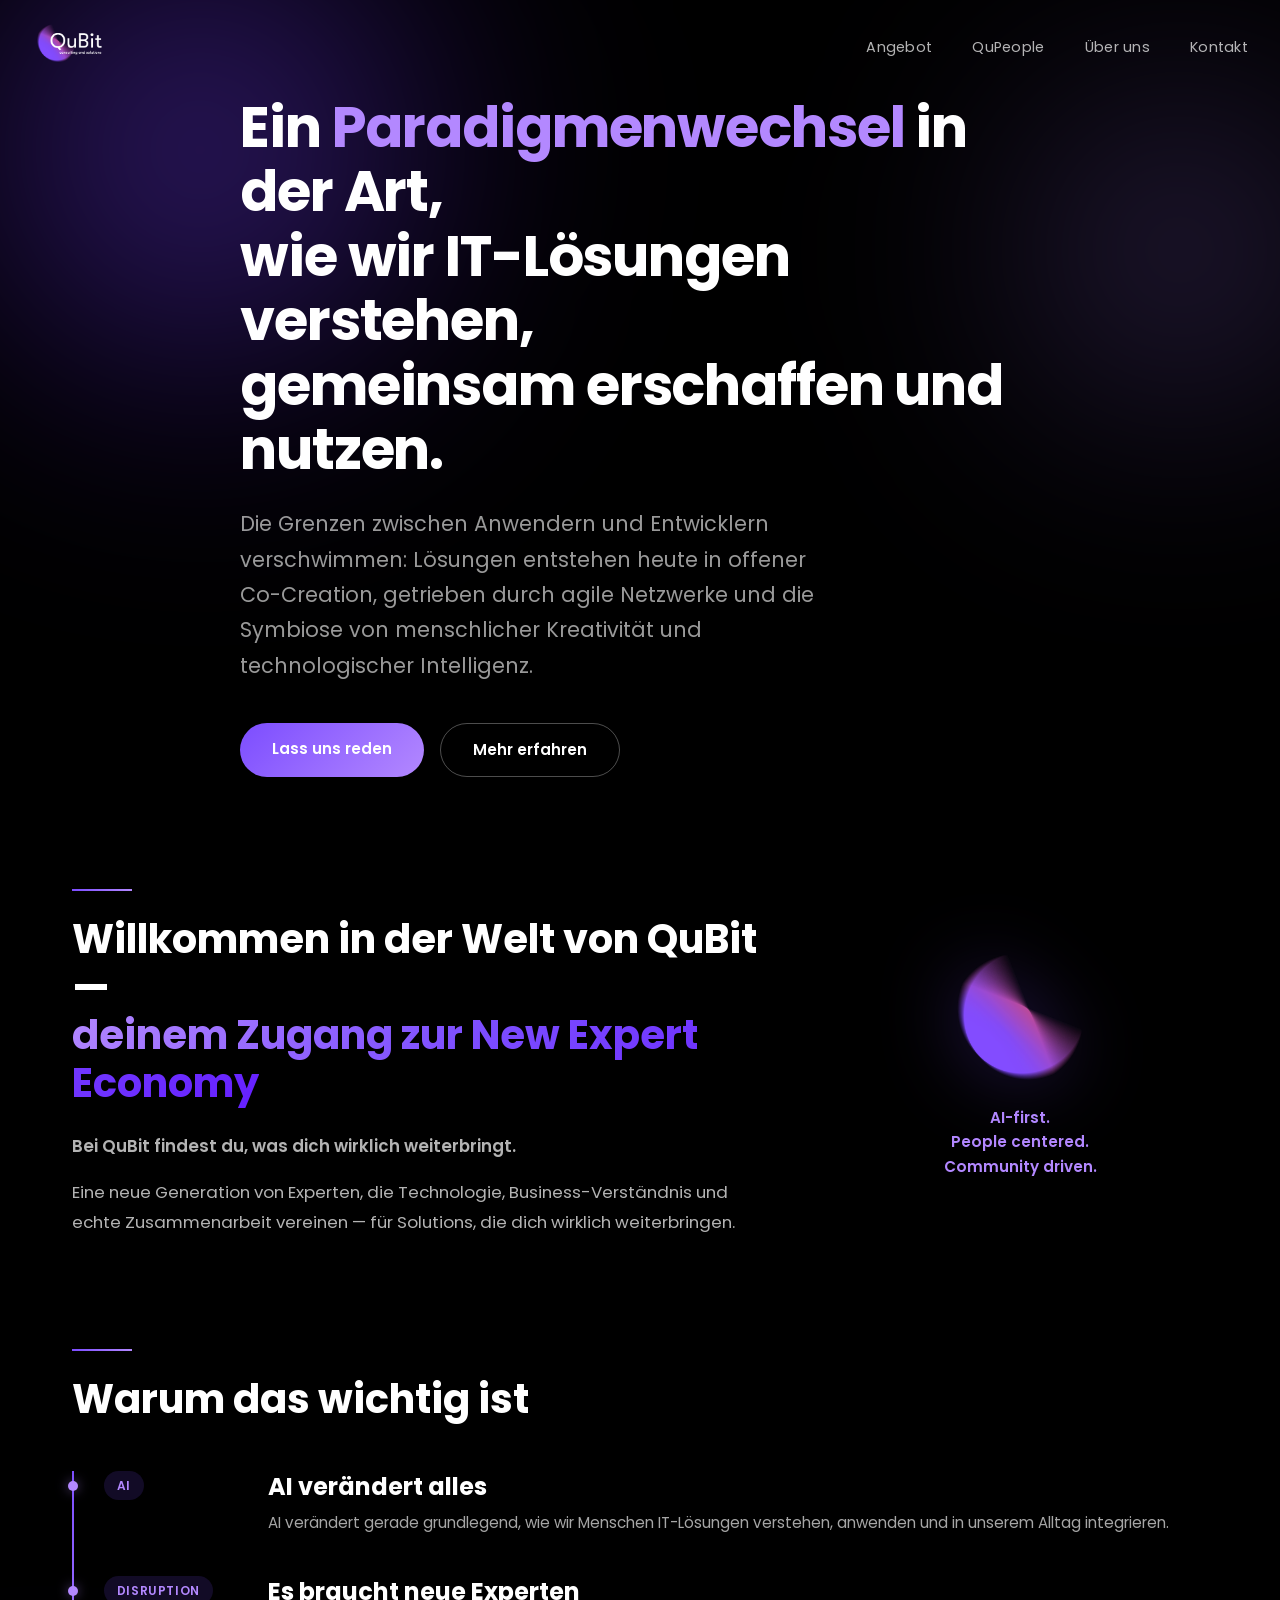
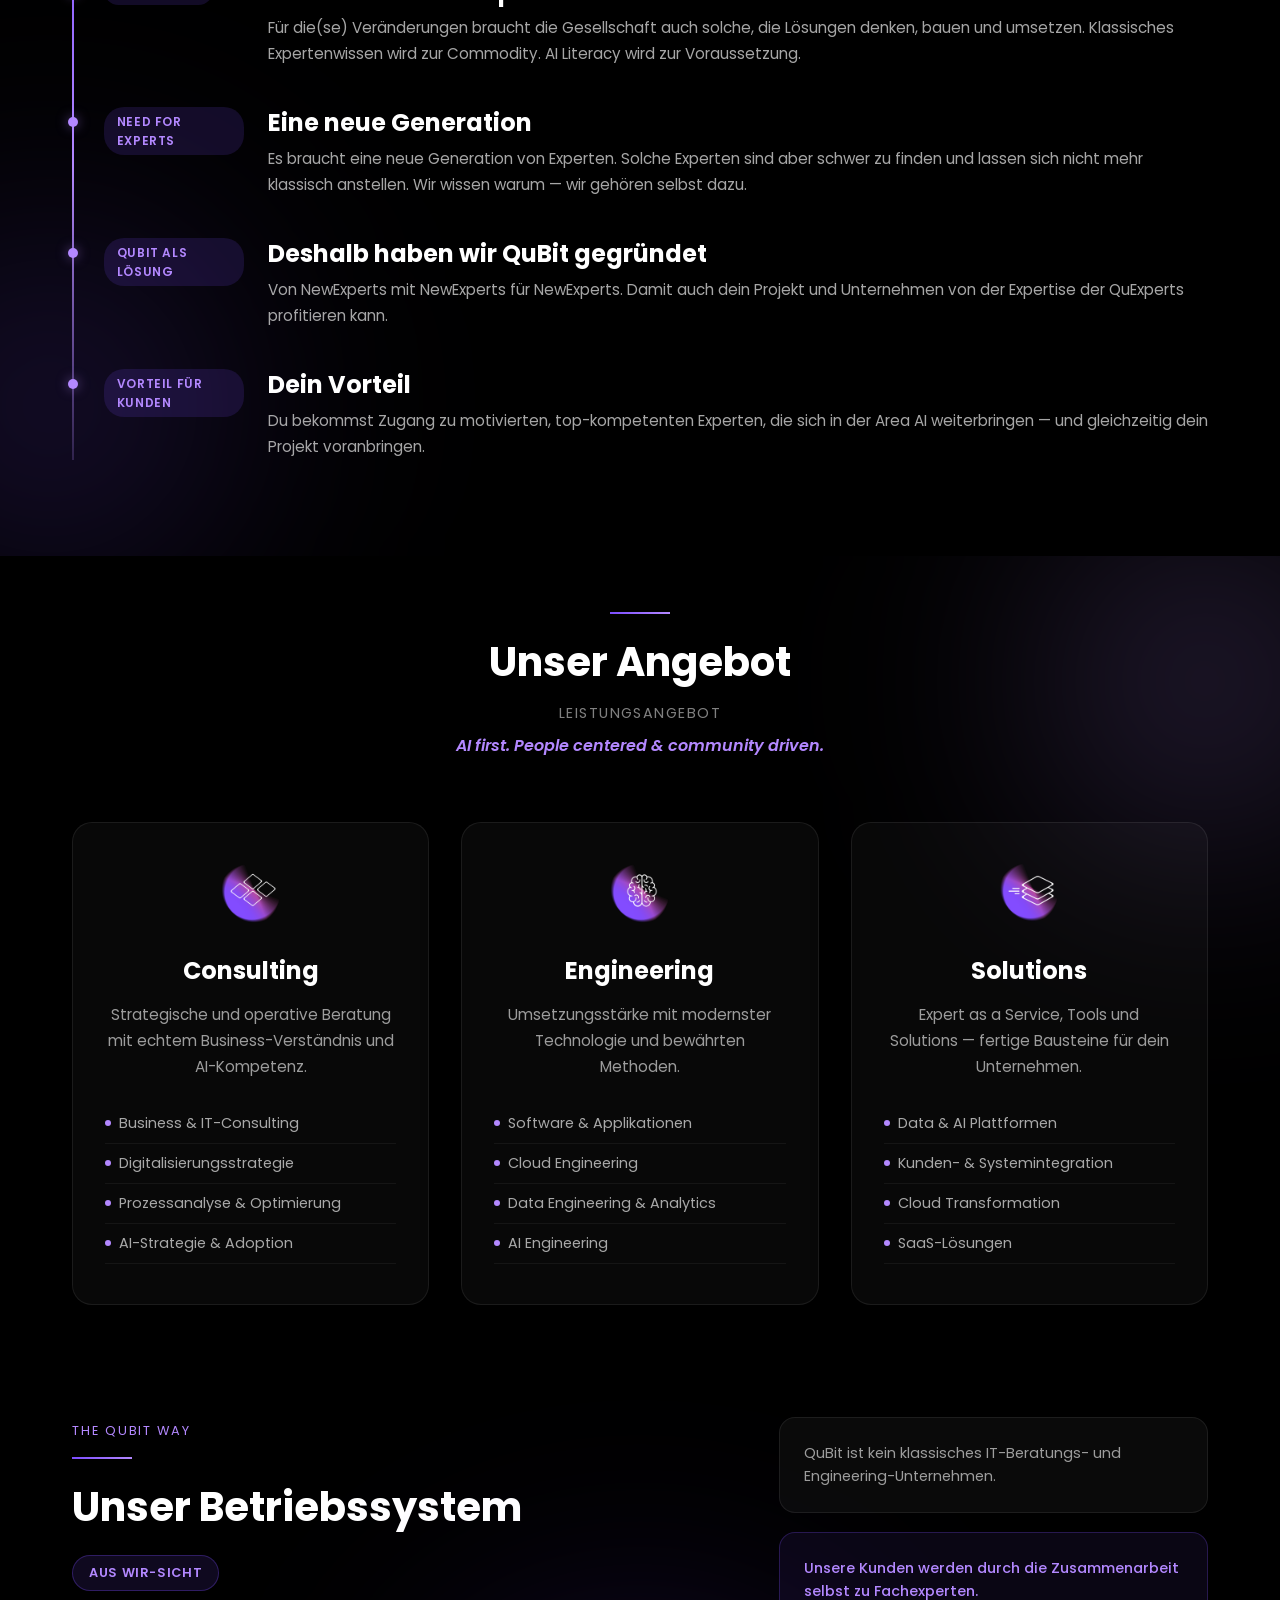
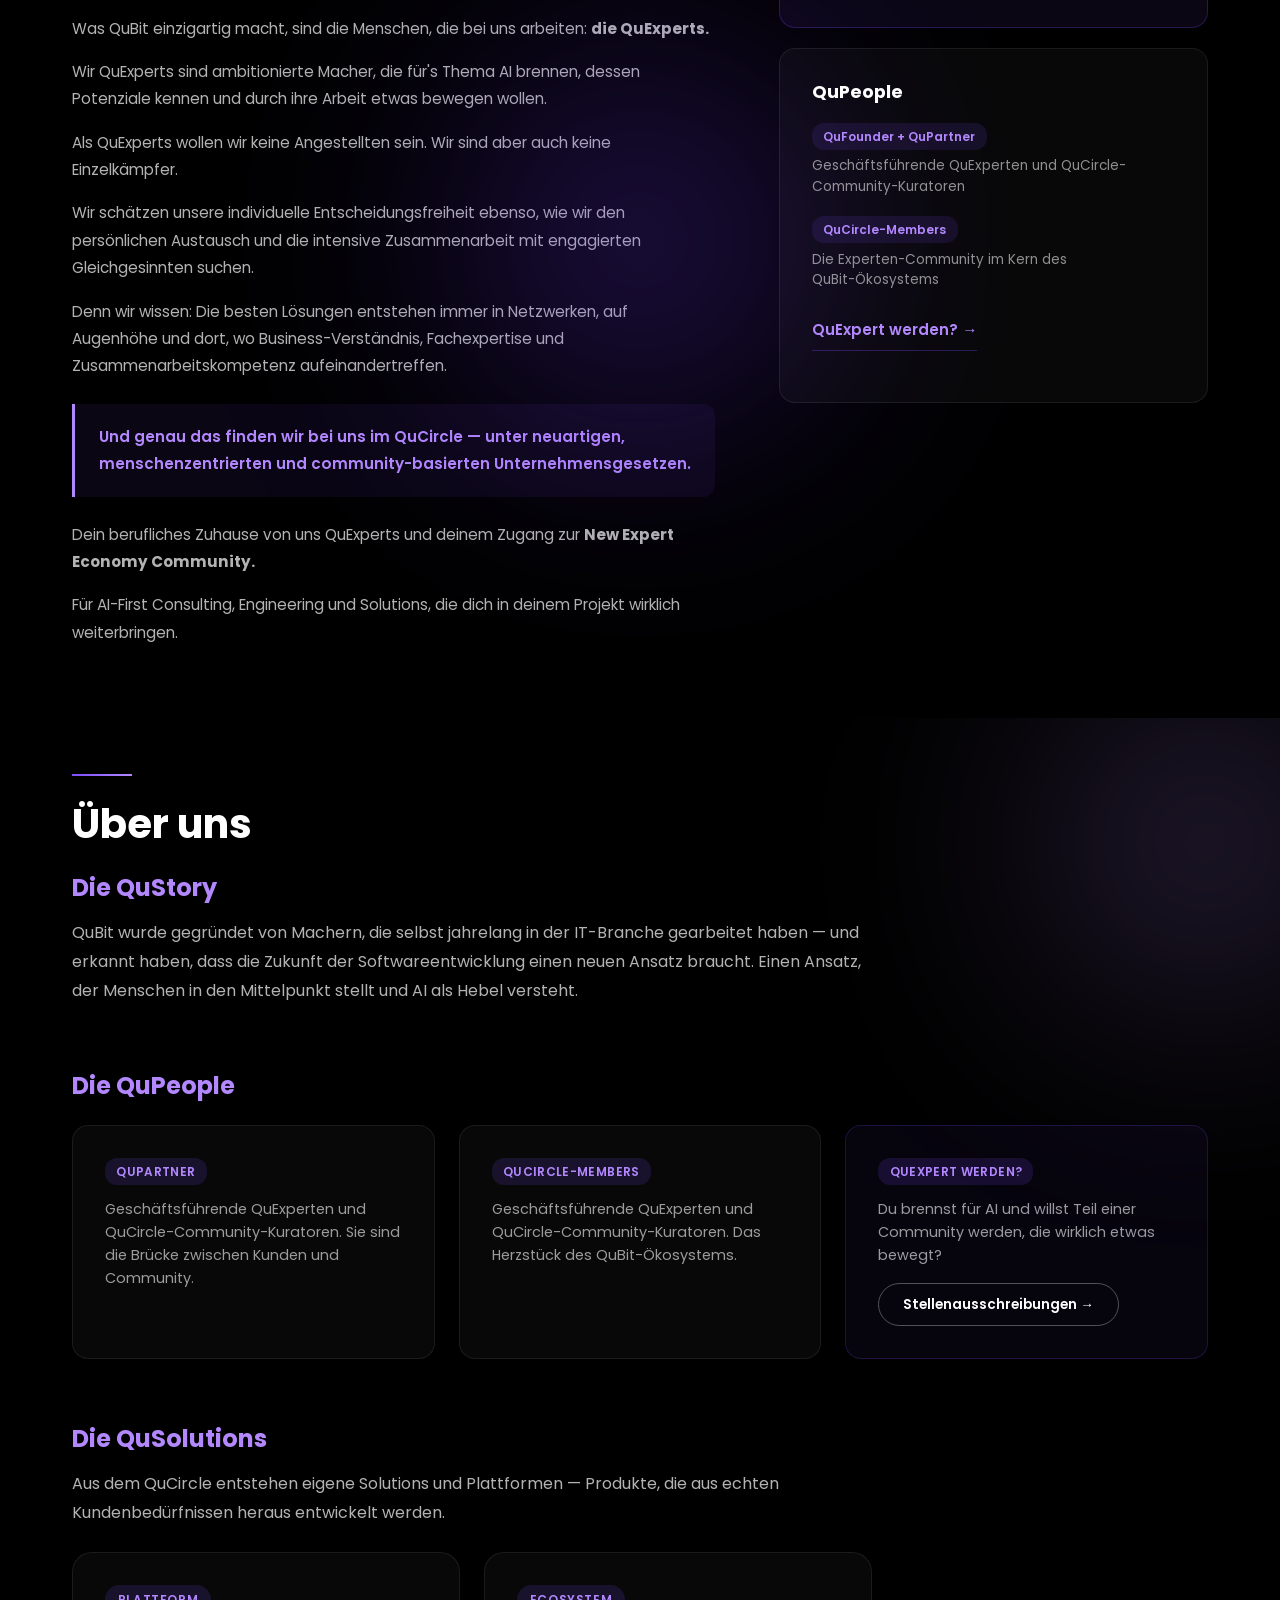
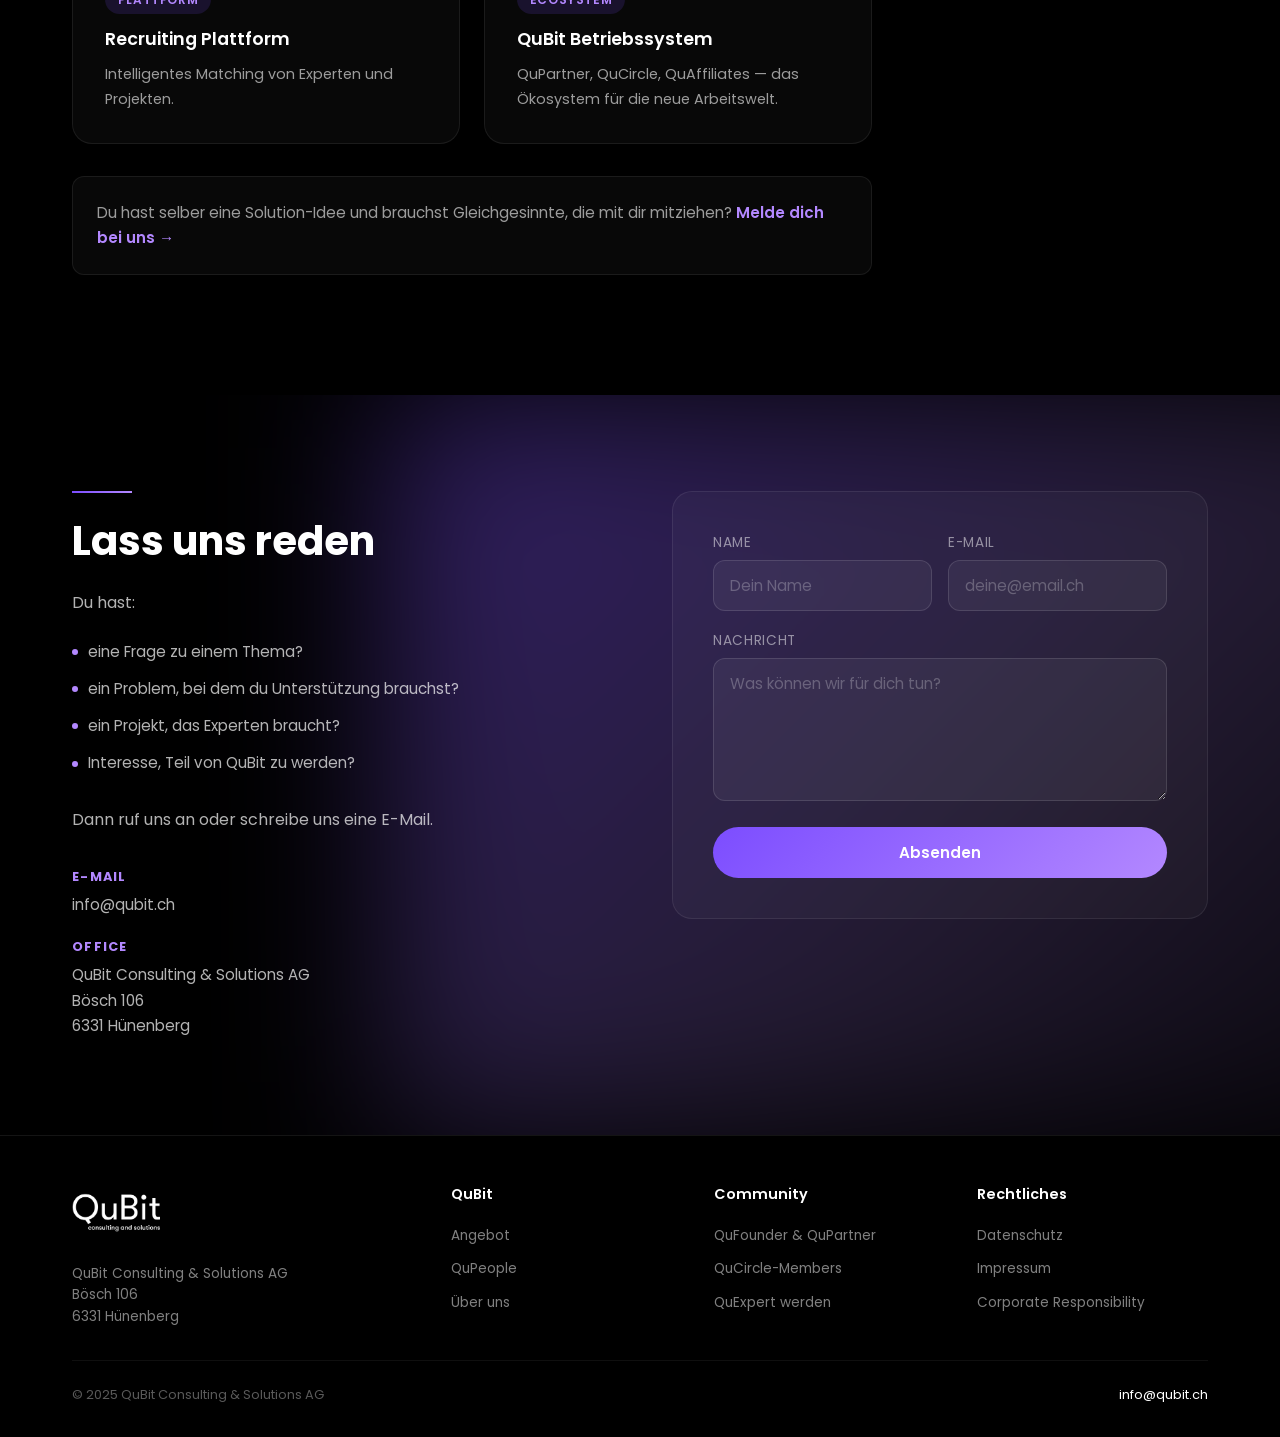
<file: index.html>
<!DOCTYPE html>
<html lang="de">
<head>
  <meta charset="UTF-8">
  <meta name="viewport" content="width=device-width, initial-scale=1.0">
  <title>QuBit | New Expert Economy</title>
  <meta name="description" content="Wir erleben einen Paradigmenwechsel: IT-Lösungen entstehen heute in offener Co-Creation, getrieben durch agile Netzwerke und die Symbiose von menschlicher Kreativität und technologischer Intelligenz. Bei QuBit leben wir diese Veränderung. Dein Zugang zur New Expert Economy.">
  <link rel="preconnect" href="https://fonts.googleapis.com">
  <link rel="preconnect" href="https://fonts.gstatic.com" crossorigin>
  <link href="https://fonts.googleapis.com/css2?family=Poppins:ital,wght@0,300;0,400;0,600;0,700;1,400&display=swap" rel="stylesheet">
  <link rel="stylesheet" href="css/style.css">
</head>
<body>

  <!-- ===== HEADER ===== -->
  <header class="header" id="header">
    <div class="header__inner">
      <a href="/" class="header__logo">
        <img src="assets/logo.png" alt="QuBit">
      </a>
      <nav class="header__nav">
        <a href="#angebot">Angebot</a>
        <a href="#betriebssystem">QuPeople</a>
        <a href="#about">Über uns</a>
        <a href="#kontakt">Kontakt</a>
      </nav>
      <button class="header__hamburger" id="menuOpen" aria-label="Menü öffnen">
        <span></span>
        <span></span>
        <span></span>
      </button>
    </div>
  </header>

  <!-- ===== NAV OVERLAY (Mobile) ===== -->
  <nav class="nav-overlay" id="navOverlay">
    <button class="nav-overlay__close" id="menuClose" aria-label="Menü schliessen">&times;</button>
    <ul class="nav-overlay__list">
      <li><a href="#angebot">Angebot</a></li>
      <li><a href="#betriebssystem">QuPeople</a></li>
      <li><a href="#about">Über uns</a></li>
      <li><a href="#kontakt">Kontakt</a></li>
    </ul>
  </nav>

  <!-- ============================================================
       1. HOOK / HOME
       ============================================================ -->
  <section class="hero" id="hero">
    <div class="orb orb--hero"></div>
    <div class="orb orb--hero-right"></div>
    <div class="container">
      <div class="hero__content">
        <h1>
          Ein <span class="highlight">Paradigmenwechsel</span> in der Art,<br>
          wie wir IT-Lösungen verstehen,<br>
          gemeinsam erschaffen und nutzen.
        </h1>
        <p class="hero__subtitle">
          Die Grenzen zwischen Anwendern und Entwicklern verschwimmen:
          Lösungen entstehen heute in offener Co-Creation, getrieben durch
          agile Netzwerke und die Symbiose von menschlicher Kreativität
          und technologischer Intelligenz.
        </p>
        <div class="hero__cta">
          <a href="#kontakt" class="btn btn--primary">Lass uns reden</a>
          <a href="#oneliner" class="btn btn--outline">Mehr erfahren</a>
        </div>
      </div>
    </div>
  </section>

  <!-- ============================================================
       2. ONELINER PROPOSITION
       ============================================================ -->
  <section class="oneliner" id="oneliner">
    <div class="container">
      <div class="oneliner__grid">
        <div class="oneliner__text">
          <div class="section-divider"></div>
          <h2>Willkommen in der Welt von QuBit &mdash;<br>
            <span class="text-gradient">deinem Zugang zur New Expert Economy</span>
          </h2>
          <p class="oneliner__claim">Bei QuBit findest du, was dich wirklich weiterbringt.</p>
          <p>
            Eine neue Generation von Experten, die Technologie, Business-Verständnis
            und echte Zusammenarbeit vereinen &mdash; für Solutions, die dich
            wirklich weiterbringen.
          </p>
        </div>
        <div class="oneliner__visual">
          <div class="oneliner__badge">
            <img src="assets/kreis.png" alt="QuBit" class="oneliner__badge-img">
            <span>AI-first.<br>People centered.<br>Community driven.</span>
          </div>
        </div>
      </div>
    </div>
  </section>

  <!-- ============================================================
       3. RELEVANZ / MAKRO TRENDS
       ============================================================ -->
  <section class="relevanz" id="relevanz">
    <div class="orb orb--left"></div>
    <div class="container">
      <div class="section-divider"></div>
      <h2>Warum das wichtig ist</h2>

      <div class="relevanz__timeline">

        <div class="relevanz__item">
          <div class="relevanz__marker">
            <span class="relevanz__tag">AI</span>
          </div>
          <div class="relevanz__content">
            <h3>AI verändert alles</h3>
            <p>AI verändert gerade grundlegend, wie wir Menschen IT-Lösungen verstehen,
               anwenden und in unserem Alltag integrieren.</p>
          </div>
        </div>

        <div class="relevanz__item">
          <div class="relevanz__marker">
            <span class="relevanz__tag">Disruption</span>
          </div>
          <div class="relevanz__content">
            <h3>Es braucht neue Experten</h3>
            <p>Für die(se) Veränderungen braucht die Gesellschaft auch solche,
               die Lösungen denken, bauen und umsetzen. Klassisches Expertenwissen
               wird zur Commodity. AI Literacy wird zur Voraussetzung.</p>
          </div>
        </div>

        <div class="relevanz__item">
          <div class="relevanz__marker">
            <span class="relevanz__tag">Need for Experts</span>
          </div>
          <div class="relevanz__content">
            <h3>Eine neue Generation</h3>
            <p>Es braucht eine neue Generation von Experten. Solche Experten sind aber
               schwer zu finden und lassen sich nicht mehr klassisch anstellen.
               Wir wissen warum &mdash; wir gehören selbst dazu.</p>
          </div>
        </div>

        <div class="relevanz__item">
          <div class="relevanz__marker">
            <span class="relevanz__tag">QuBit als Lösung</span>
          </div>
          <div class="relevanz__content">
            <h3>Deshalb haben wir QuBit gegründet</h3>
            <p>Von NewExperts mit NewExperts für NewExperts. Damit auch dein Projekt
               und Unternehmen von der Expertise der QuExperts profitieren kann.</p>
          </div>
        </div>

        <div class="relevanz__item">
          <div class="relevanz__marker">
            <span class="relevanz__tag">Vorteil für Kunden</span>
          </div>
          <div class="relevanz__content">
            <h3>Dein Vorteil</h3>
            <p>Du bekommst Zugang zu motivierten, top-kompetenten Experten, die sich
               in der Area AI weiterbringen &mdash; und gleichzeitig dein Projekt voranbringen.</p>
          </div>
        </div>

      </div>
    </div>
  </section>

  <!-- ============================================================
       4. ANGEBOT (Leistungsangebot)
       ============================================================ -->
  <section class="angebot" id="angebot">
    <div class="orb orb--right"></div>
    <div class="container">
      <div class="angebot__header">
        <div class="section-divider"></div>
        <h2>Unser Angebot</h2>
        <p class="angebot__sub">Leistungsangebot</p>
        <p class="angebot__claim">AI first. People centered &amp; community driven.</p>
      </div>

      <div class="services__grid">

        <div class="service-card">
          <img src="assets/pikto-01.png" alt="" class="service-card__icon">
          <h3>Consulting</h3>
          <p>Strategische und operative Beratung mit echtem Business-Verständnis und AI-Kompetenz.</p>
          <ul class="service-card__items">
            <li>Business & IT-Consulting</li>
            <li>Digitalisierungsstrategie</li>
            <li>Prozessanalyse & Optimierung</li>
            <li>AI-Strategie & Adoption</li>
          </ul>
        </div>

        <div class="service-card">
          <img src="assets/pikto-04.png" alt="" class="service-card__icon">
          <h3>Engineering</h3>
          <p>Umsetzungsstärke mit modernster Technologie und bewährten Methoden.</p>
          <ul class="service-card__items">
            <li>Software & Applikationen</li>
            <li>Cloud Engineering</li>
            <li>Data Engineering & Analytics</li>
            <li>AI Engineering</li>
          </ul>
        </div>

        <div class="service-card">
          <img src="assets/pikto-02.png" alt="" class="service-card__icon">
          <h3>Solutions</h3>
          <p>Expert as a Service, Tools und Solutions &mdash; fertige Bausteine für dein Unternehmen.</p>
          <ul class="service-card__items">
            <li>Data & AI Plattformen</li>
            <li>Kunden- & Systemintegration</li>
            <li>Cloud Transformation</li>
            <li>SaaS-Lösungen</li>
          </ul>
        </div>

      </div>
    </div>
  </section>

  <!-- ============================================================
       5. THE QUBIT WAY / BETRIEBSSYSTEM (QuPeople)
       ============================================================ -->
  <section class="betriebssystem" id="betriebssystem">
    <div class="orb orb--mid"></div>
    <div class="container">
      <div class="betriebssystem__grid">

        <div class="betriebssystem__text">
          <span class="betriebssystem__overtitle">The QuBit Way</span>
          <div class="section-divider"></div>
          <h2>Unser Betriebssystem</h2>

          <div class="betriebssystem__perspective">
            <span class="betriebssystem__wir">Aus WIR-Sicht</span>
          </div>

          <p>Was QuBit einzigartig macht, sind die Menschen, die bei uns arbeiten: <strong>die QuExperts.</strong></p>

          <p>Wir QuExperts sind ambitionierte Macher, die für's Thema AI brennen, dessen Potenziale kennen und durch ihre Arbeit etwas bewegen wollen.</p>

          <p>Als QuExperts wollen wir keine Angestellten sein. Wir sind aber auch keine Einzelkämpfer.</p>

          <p>Wir schätzen unsere individuelle Entscheidungsfreiheit ebenso, wie wir den persönlichen Austausch und die intensive Zusammenarbeit mit engagierten Gleichgesinnten suchen.</p>

          <p>Denn wir wissen: Die besten Lösungen entstehen immer in Netzwerken, auf Augenhöhe und dort, wo Business-Verständnis, Fachexpertise und Zusammenarbeitskompetenz aufeinandertreffen.</p>

          <p class="betriebssystem__highlight">
            Und genau das finden wir bei uns im QuCircle &mdash; unter neuartigen,
            menschenzentrierten und community-basierten Unternehmensgesetzen.
          </p>

          <p>Dein berufliches Zuhause von uns QuExperts und deinem Zugang zur <strong>New Expert Economy Community.</strong></p>

          <p>Für AI-First Consulting, Engineering und Solutions, die dich in deinem Projekt wirklich weiterbringen.</p>
        </div>

        <div class="betriebssystem__sidebar">
          <div class="sidebar-note">
            <p>QuBit ist kein klassisches IT-Beratungs- und Engineering-Unternehmen.</p>
          </div>
          <div class="sidebar-note sidebar-note--accent">
            <p>Unsere Kunden werden durch die Zusammenarbeit selbst zu Fachexperten.</p>
          </div>

          <div class="qupeople-roles">
            <h3>QuPeople</h3>
            <div class="qupeople-role">
              <span class="qupeople-role__tag">QuFounder + QuPartner</span>
              <p>Geschäftsführende QuExperten und QuCircle-Community-Kuratoren</p>
            </div>
            <div class="qupeople-role">
              <span class="qupeople-role__tag">QuCircle-Members</span>
              <p>Die Experten-Community im Kern des QuBit-Ökosystems</p>
            </div>
            <div class="qupeople-role">
              <a href="#kontakt" class="qupeople-role__cta">QuExpert werden? &rarr;</a>
            </div>
          </div>
        </div>

      </div>
    </div>
  </section>

  <!-- ============================================================
       6. ÜBER UNS / ABOUT
       ============================================================ -->
  <section class="about" id="about">
    <div class="orb orb--right"></div>
    <div class="container">
      <div class="section-divider"></div>
      <h2>Über uns</h2>

      <!-- QuStory -->
      <div class="about__block">
        <h3>Die QuStory</h3>
        <p>
          QuBit wurde gegründet von Machern, die selbst jahrelang in der IT-Branche
          gearbeitet haben &mdash; und erkannt haben, dass die Zukunft der
          Softwareentwicklung einen neuen Ansatz braucht. Einen Ansatz, der Menschen
          in den Mittelpunkt stellt und AI als Hebel versteht.
        </p>
      </div>

      <!-- QuPeople -->
      <div class="about__block">
        <h3>Die QuPeople</h3>

        <div class="about__people-grid">
          <div class="about__people-card">
            <span class="about__people-tag">QuPartner</span>
            <p>Geschäftsführende QuExperten und QuCircle-Community-Kuratoren.
               Sie sind die Brücke zwischen Kunden und Community.</p>
            <!-- Kurzportraits hier -->
          </div>
          <div class="about__people-card">
            <span class="about__people-tag">QuCircle-Members</span>
            <p>Geschäftsführende QuExperten und QuCircle-Community-Kuratoren.
               Das Herzstück des QuBit-Ökosystems.</p>
            <!-- Kurzportraits hier -->
          </div>
          <div class="about__people-card about__people-card--cta">
            <span class="about__people-tag">QuExpert werden?</span>
            <p>Du brennst für AI und willst Teil einer Community werden,
               die wirklich etwas bewegt?</p>
            <a href="#kontakt" class="btn btn--outline btn--sm">Stellenausschreibungen &rarr;</a>
          </div>
        </div>
      </div>

      <!-- QuSolutions -->
      <div class="about__block">
        <h3>Die QuSolutions</h3>
        <p>
          Aus dem QuCircle entstehen eigene Solutions und Plattformen &mdash;
          Produkte, die aus echten Kundenbedürfnissen heraus entwickelt werden.
        </p>
        <div class="about__solutions-grid">
          <div class="solution-card">
            <span class="solution-card__tag">Plattform</span>
            <h4>Recruiting Plattform</h4>
            <p>Intelligentes Matching von Experten und Projekten.</p>
          </div>
          <div class="solution-card">
            <span class="solution-card__tag">Ecosystem</span>
            <h4>QuBit Betriebssystem</h4>
            <p>QuPartner, QuCircle, QuAffiliates &mdash; das Ökosystem für die neue Arbeitswelt.</p>
          </div>
        </div>
        <div class="about__solutions-idea">
          <p>
            Du hast selber eine Solution-Idee und brauchst Gleichgesinnte,
            die mit dir mitziehen?
            <a href="#kontakt">Melde dich bei uns &rarr;</a>
          </p>
        </div>
      </div>

    </div>
  </section>

  <!-- ============================================================
       7. KONTAKT
       ============================================================ -->
  <section class="kontakt" id="kontakt">
    <div class="orb orb--cta"></div>
    <div class="container">
      <div class="kontakt__grid">
        <div class="kontakt__text">
          <div class="section-divider"></div>
          <h2>Lass uns reden</h2>
          <p>Du hast:</p>
          <ul class="kontakt__list">
            <li>eine Frage zu einem Thema?</li>
            <li>ein Problem, bei dem du Unterstützung brauchst?</li>
            <li>ein Projekt, das Experten braucht?</li>
            <li>Interesse, Teil von QuBit zu werden?</li>
          </ul>
          <p>Dann ruf uns an oder schreibe uns eine E-Mail.</p>
          <div class="kontakt__details">
            <div class="kontakt__detail">
              <strong>E-Mail</strong>
              <a href="mailto:info@qubit.ch">info@qubit.ch</a>
            </div>
            <div class="kontakt__detail">
              <strong>Office</strong>
              <span>QuBit Consulting & Solutions AG<br>Bösch 106<br>6331 Hünenberg</span>
            </div>
          </div>
        </div>
        <div class="kontakt__form-wrapper">
          <form class="kontakt__form" onsubmit="return false;">
            <div class="form-row">
              <div class="form-group">
                <label for="name">Name</label>
                <input type="text" id="name" placeholder="Dein Name">
              </div>
              <div class="form-group">
                <label for="email">E-Mail</label>
                <input type="email" id="email" placeholder="deine@email.ch">
              </div>
            </div>
            <div class="form-group">
              <label for="message">Nachricht</label>
              <textarea id="message" rows="5" placeholder="Was können wir für dich tun?"></textarea>
            </div>
            <button type="submit" class="btn btn--primary">Absenden</button>
          </form>
        </div>
      </div>
    </div>
  </section>

  <!-- ===== FOOTER ===== -->
  <footer class="footer">
    <div class="container">
      <div class="footer__grid">
        <div class="footer__brand">
          <img src="assets/logo-typo.png" alt="QuBit Consulting and Solutions">
          <p>
            QuBit Consulting & Solutions AG<br>
            Bösch 106<br>
            6331 Hünenberg
          </p>
        </div>
        <div class="footer__col">
          <h4>QuBit</h4>
          <ul>
            <li><a href="#angebot">Angebot</a></li>
            <li><a href="#betriebssystem">QuPeople</a></li>
            <li><a href="#about">Über uns</a></li>
          </ul>
        </div>
        <div class="footer__col">
          <h4>Community</h4>
          <ul>
            <li><a href="#about">QuFounder & QuPartner</a></li>
            <li><a href="#about">QuCircle-Members</a></li>
            <li><a href="#kontakt">QuExpert werden</a></li>
          </ul>
        </div>
        <div class="footer__col">
          <h4>Rechtliches</h4>
          <ul>
            <li><a href="datenschutz.html">Datenschutz</a></li>
            <li><a href="impressum.html">Impressum</a></li>
            <li><a href="corporate-responsibility.html">Corporate Responsibility</a></li>
          </ul>
        </div>
      </div>
      <div class="footer__bottom">
        <span>&copy; 2025 QuBit Consulting & Solutions AG</span>
        <a href="mailto:info@qubit.ch">info@qubit.ch</a>
      </div>
    </div>
  </footer>

  <script src="js/main.js"></script>
</body>
</html>
</file>
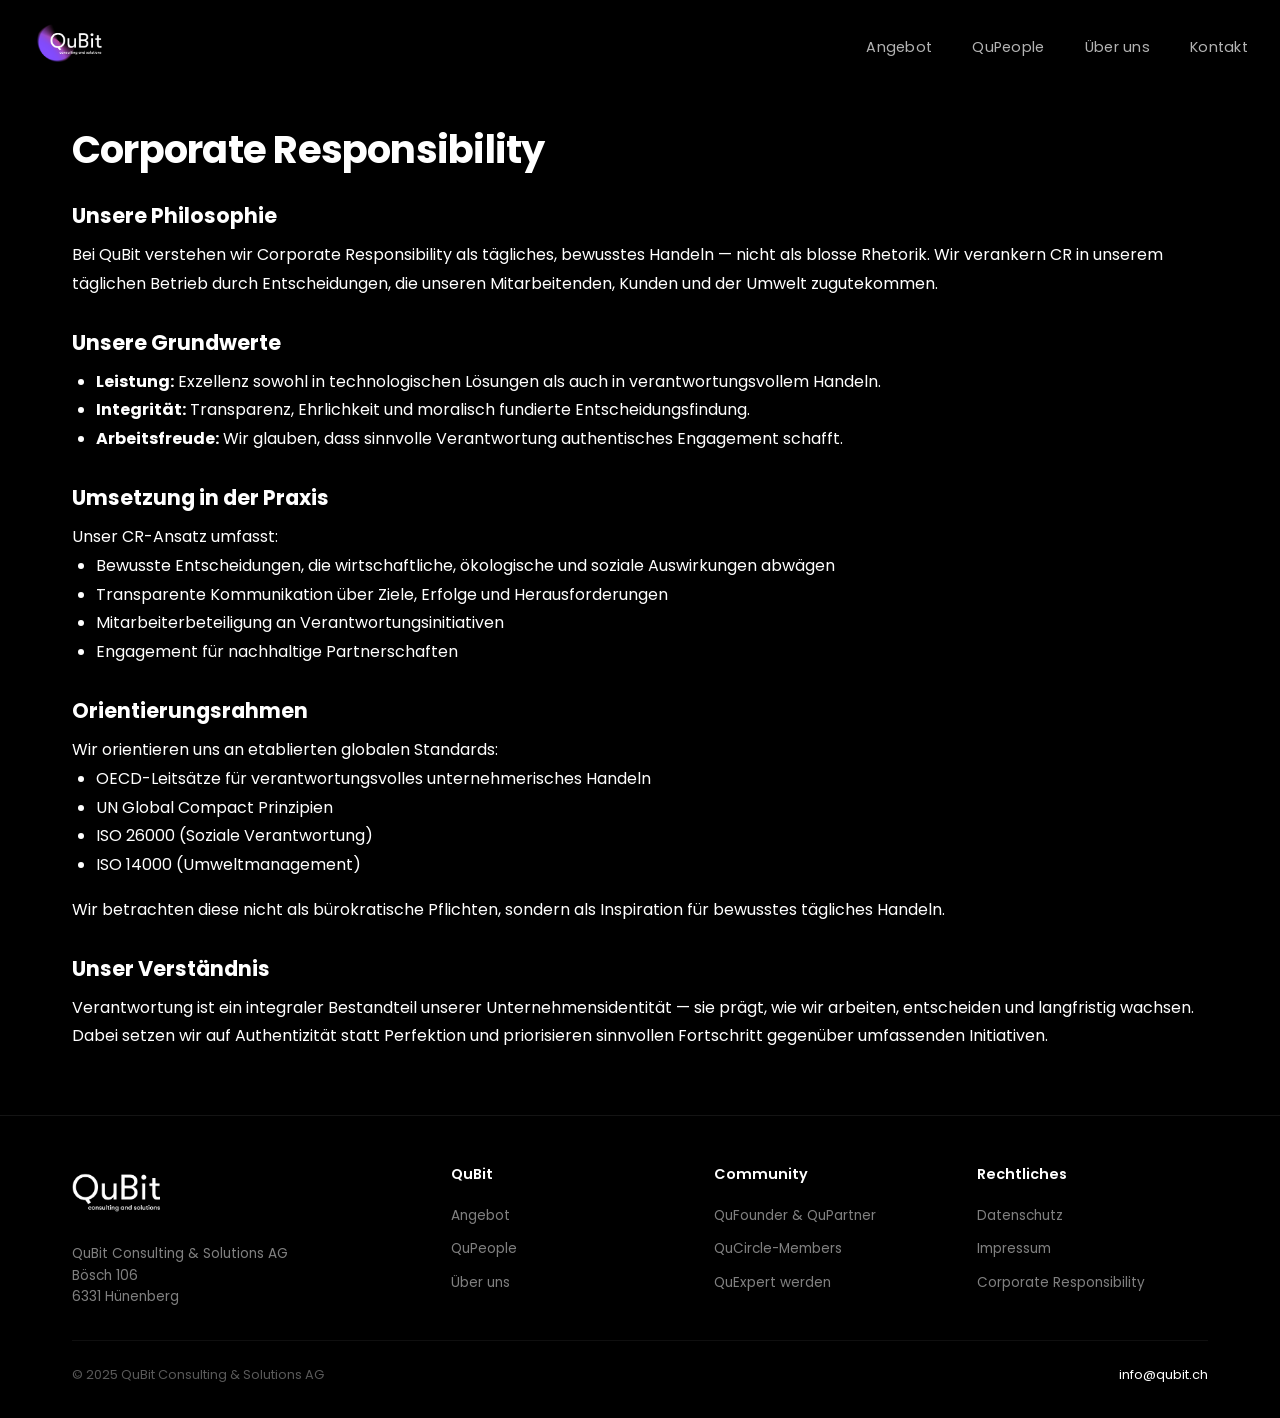
<file: corporate-responsibility.html>
<!DOCTYPE html>
<html lang="de">
<head>
  <meta charset="UTF-8">
  <meta name="viewport" content="width=device-width, initial-scale=1.0">
  <title>Corporate Responsibility | QuBit Consulting & Solutions AG</title>
  <link rel="preconnect" href="https://fonts.googleapis.com">
  <link rel="preconnect" href="https://fonts.gstatic.com" crossorigin>
  <link href="https://fonts.googleapis.com/css2?family=Poppins:ital,wght@0,300;0,400;0,600;0,700;1,400&display=swap" rel="stylesheet">
  <link rel="stylesheet" href="css/style.css">
</head>
<body>

  <header class="header" id="header">
    <div class="header__inner">
      <a href="/" class="header__logo">
        <img src="assets/logo.png" alt="QuBit">
      </a>
      <nav class="header__nav">
        <a href="index.html#angebot">Angebot</a>
        <a href="index.html#betriebssystem">QuPeople</a>
        <a href="index.html#about">Über uns</a>
        <a href="index.html#kontakt">Kontakt</a>
      </nav>
      <button class="header__hamburger" id="menuOpen" aria-label="Menü öffnen">
        <span></span>
        <span></span>
        <span></span>
      </button>
    </div>
  </header>

  <main class="legal-page">
    <div class="container">
      <h1>Corporate Responsibility</h1>

      <h2>Unsere Philosophie</h2>
      <p>
        Bei QuBit verstehen wir Corporate Responsibility als tägliches, bewusstes Handeln —
        nicht als blosse Rhetorik. Wir verankern CR in unserem täglichen Betrieb durch Entscheidungen,
        die unseren Mitarbeitenden, Kunden und der Umwelt zugutekommen.
      </p>

      <h2>Unsere Grundwerte</h2>
      <ul>
        <li><strong>Leistung:</strong> Exzellenz sowohl in technologischen Lösungen als auch in verantwortungsvollem Handeln.</li>
        <li><strong>Integrität:</strong> Transparenz, Ehrlichkeit und moralisch fundierte Entscheidungsfindung.</li>
        <li><strong>Arbeitsfreude:</strong> Wir glauben, dass sinnvolle Verantwortung authentisches Engagement schafft.</li>
      </ul>

      <h2>Umsetzung in der Praxis</h2>
      <p>Unser CR-Ansatz umfasst:</p>
      <ul>
        <li>Bewusste Entscheidungen, die wirtschaftliche, ökologische und soziale Auswirkungen abwägen</li>
        <li>Transparente Kommunikation über Ziele, Erfolge und Herausforderungen</li>
        <li>Mitarbeiterbeteiligung an Verantwortungsinitiativen</li>
        <li>Engagement für nachhaltige Partnerschaften</li>
      </ul>

      <h2>Orientierungsrahmen</h2>
      <p>Wir orientieren uns an etablierten globalen Standards:</p>
      <ul>
        <li>OECD-Leitsätze für verantwortungsvolles unternehmerisches Handeln</li>
        <li>UN Global Compact Prinzipien</li>
        <li>ISO 26000 (Soziale Verantwortung)</li>
        <li>ISO 14000 (Umweltmanagement)</li>
      </ul>
      <p>
        Wir betrachten diese nicht als bürokratische Pflichten, sondern als Inspiration für bewusstes tägliches Handeln.
      </p>

      <h2>Unser Verständnis</h2>
      <p>
        Verantwortung ist ein integraler Bestandteil unserer Unternehmensidentität — sie prägt,
        wie wir arbeiten, entscheiden und langfristig wachsen. Dabei setzen wir auf Authentizität
        statt Perfektion und priorisieren sinnvollen Fortschritt gegenüber umfassenden Initiativen.
      </p>
    </div>
  </main>

  <footer class="footer">
    <div class="container">
      <div class="footer__grid">
        <div class="footer__brand">
          <img src="assets/logo-typo.png" alt="QuBit Consulting and Solutions">
          <p>
            QuBit Consulting &amp; Solutions AG<br>
            Bösch 106<br>
            6331 Hünenberg
          </p>
        </div>
        <div class="footer__col">
          <h4>QuBit</h4>
          <ul>
            <li><a href="index.html#angebot">Angebot</a></li>
            <li><a href="index.html#betriebssystem">QuPeople</a></li>
            <li><a href="index.html#about">Über uns</a></li>
          </ul>
        </div>
        <div class="footer__col">
          <h4>Community</h4>
          <ul>
            <li><a href="index.html#about">QuFounder &amp; QuPartner</a></li>
            <li><a href="index.html#about">QuCircle-Members</a></li>
            <li><a href="index.html#kontakt">QuExpert werden</a></li>
          </ul>
        </div>
        <div class="footer__col">
          <h4>Rechtliches</h4>
          <ul>
            <li><a href="datenschutz.html">Datenschutz</a></li>
            <li><a href="impressum.html">Impressum</a></li>
            <li><a href="corporate-responsibility.html">Corporate Responsibility</a></li>
          </ul>
        </div>
      </div>
      <div class="footer__bottom">
        <span>&copy; 2025 QuBit Consulting &amp; Solutions AG</span>
        <a href="mailto:info@qubit.ch">info@qubit.ch</a>
      </div>
    </div>
  </footer>

  <script src="js/main.js"></script>
</body>
</html>
</file>
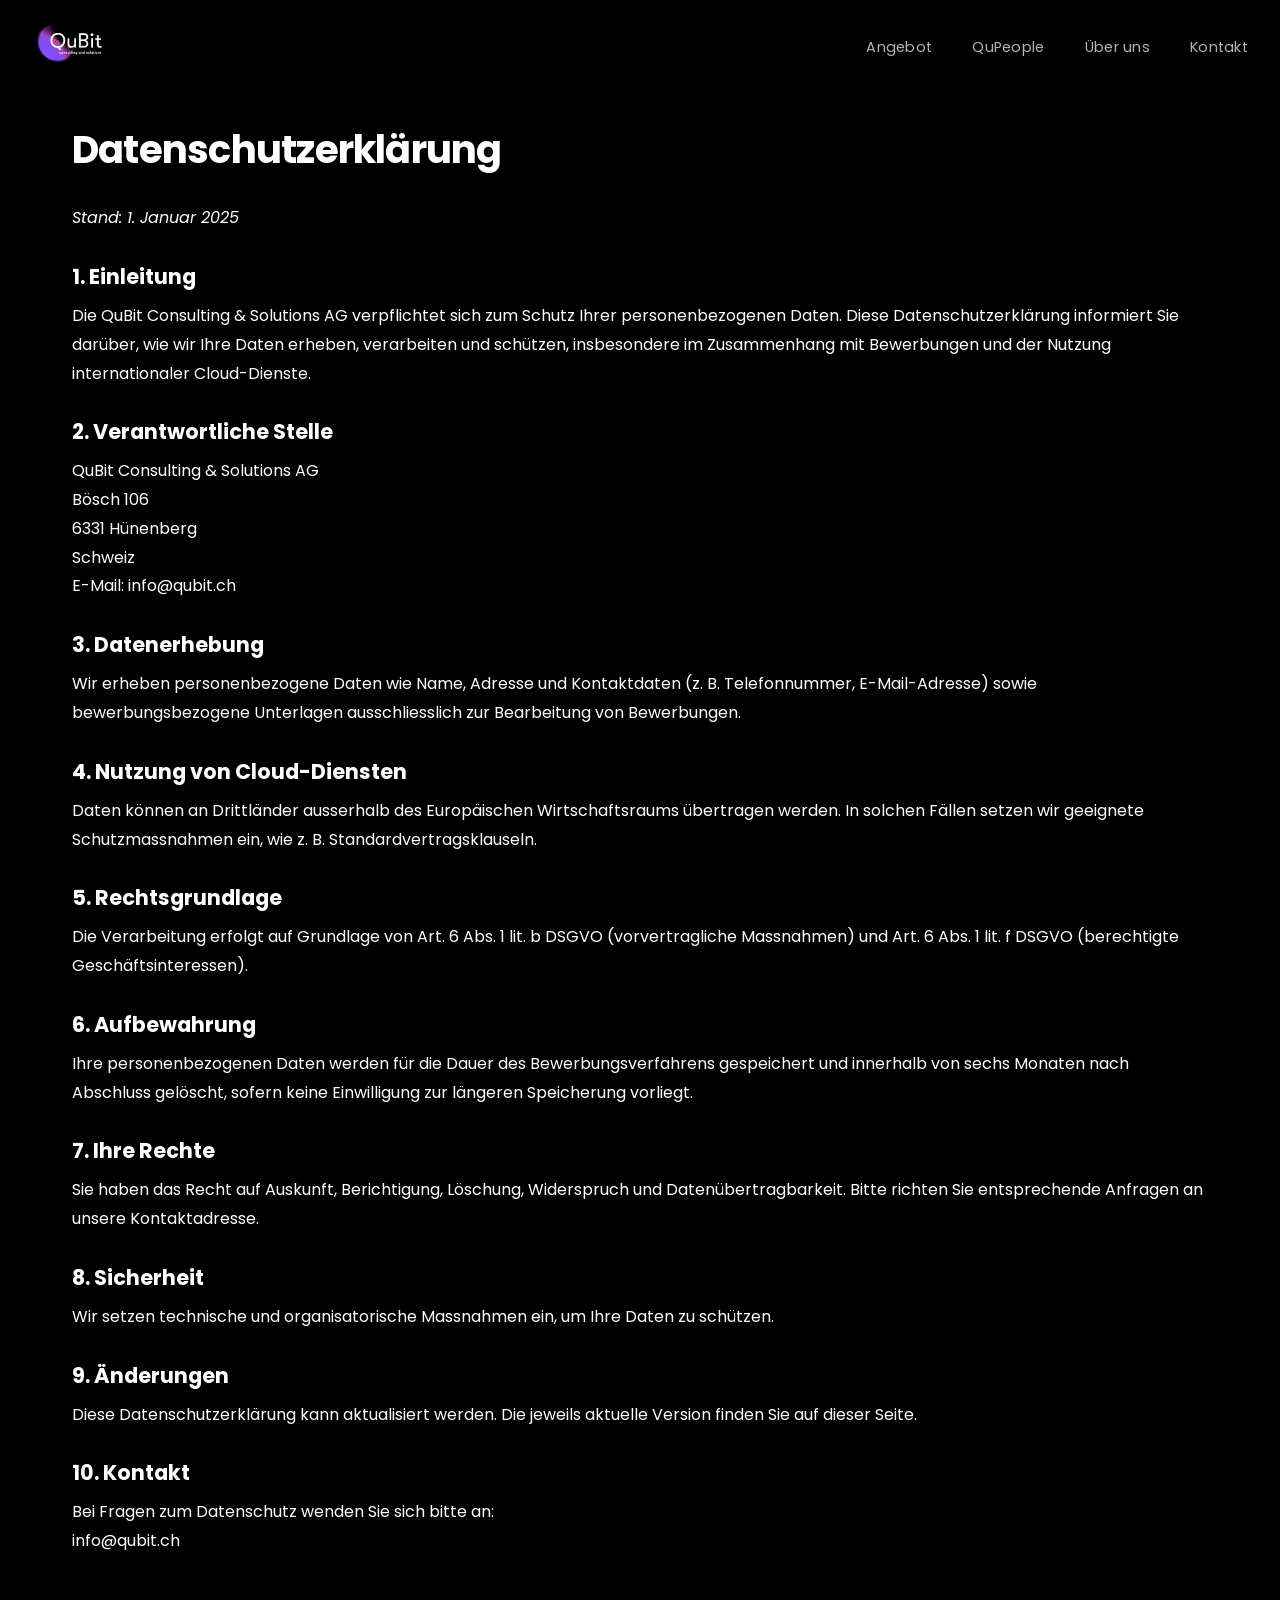
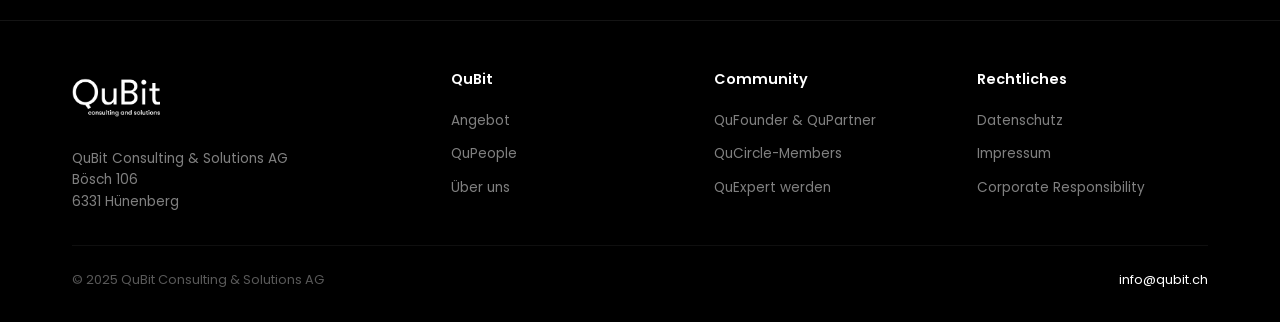
<file: datenschutz.html>
<!DOCTYPE html>
<html lang="de">
<head>
  <meta charset="UTF-8">
  <meta name="viewport" content="width=device-width, initial-scale=1.0">
  <title>Datenschutz | QuBit Consulting & Solutions AG</title>
  <link rel="preconnect" href="https://fonts.googleapis.com">
  <link rel="preconnect" href="https://fonts.gstatic.com" crossorigin>
  <link href="https://fonts.googleapis.com/css2?family=Poppins:ital,wght@0,300;0,400;0,600;0,700;1,400&display=swap" rel="stylesheet">
  <link rel="stylesheet" href="css/style.css">
</head>
<body>

  <header class="header" id="header">
    <div class="header__inner">
      <a href="/" class="header__logo">
        <img src="assets/logo.png" alt="QuBit">
      </a>
      <nav class="header__nav">
        <a href="index.html#angebot">Angebot</a>
        <a href="index.html#betriebssystem">QuPeople</a>
        <a href="index.html#about">Über uns</a>
        <a href="index.html#kontakt">Kontakt</a>
      </nav>
      <button class="header__hamburger" id="menuOpen" aria-label="Menü öffnen">
        <span></span>
        <span></span>
        <span></span>
      </button>
    </div>
  </header>

  <main class="legal-page">
    <div class="container">
      <h1>Datenschutzerklärung</h1>
      <p><em>Stand: 1. Januar 2025</em></p>

      <h2>1. Einleitung</h2>
      <p>
        Die QuBit Consulting &amp; Solutions AG verpflichtet sich zum Schutz Ihrer personenbezogenen Daten.
        Diese Datenschutzerklärung informiert Sie darüber, wie wir Ihre Daten erheben, verarbeiten und schützen,
        insbesondere im Zusammenhang mit Bewerbungen und der Nutzung internationaler Cloud-Dienste.
      </p>

      <h2>2. Verantwortliche Stelle</h2>
      <p>
        QuBit Consulting &amp; Solutions AG<br>
        Bösch 106<br>
        6331 Hünenberg<br>
        Schweiz<br>
        E-Mail: <a href="mailto:info@qubit.ch">info@qubit.ch</a>
      </p>

      <h2>3. Datenerhebung</h2>
      <p>
        Wir erheben personenbezogene Daten wie Name, Adresse und Kontaktdaten (z.&nbsp;B. Telefonnummer, E-Mail-Adresse)
        sowie bewerbungsbezogene Unterlagen ausschliesslich zur Bearbeitung von Bewerbungen.
      </p>

      <h2>4. Nutzung von Cloud-Diensten</h2>
      <p>
        Daten können an Drittländer ausserhalb des Europäischen Wirtschaftsraums übertragen werden.
        In solchen Fällen setzen wir geeignete Schutzmassnahmen ein, wie z.&nbsp;B. Standardvertragsklauseln.
      </p>

      <h2>5. Rechtsgrundlage</h2>
      <p>
        Die Verarbeitung erfolgt auf Grundlage von Art.&nbsp;6 Abs.&nbsp;1 lit.&nbsp;b DSGVO (vorvertragliche Massnahmen)
        und Art.&nbsp;6 Abs.&nbsp;1 lit.&nbsp;f DSGVO (berechtigte Geschäftsinteressen).
      </p>

      <h2>6. Aufbewahrung</h2>
      <p>
        Ihre personenbezogenen Daten werden für die Dauer des Bewerbungsverfahrens gespeichert und
        innerhalb von sechs Monaten nach Abschluss gelöscht, sofern keine Einwilligung zur längeren
        Speicherung vorliegt.
      </p>

      <h2>7. Ihre Rechte</h2>
      <p>
        Sie haben das Recht auf Auskunft, Berichtigung, Löschung, Widerspruch und Datenübertragbarkeit.
        Bitte richten Sie entsprechende Anfragen an unsere Kontaktadresse.
      </p>

      <h2>8. Sicherheit</h2>
      <p>
        Wir setzen technische und organisatorische Massnahmen ein, um Ihre Daten zu schützen.
      </p>

      <h2>9. Änderungen</h2>
      <p>
        Diese Datenschutzerklärung kann aktualisiert werden. Die jeweils aktuelle Version finden Sie auf dieser Seite.
      </p>

      <h2>10. Kontakt</h2>
      <p>
        Bei Fragen zum Datenschutz wenden Sie sich bitte an:<br>
        <a href="mailto:info@qubit.ch">info@qubit.ch</a>
      </p>
    </div>
  </main>

  <footer class="footer">
    <div class="container">
      <div class="footer__grid">
        <div class="footer__brand">
          <img src="assets/logo-typo.png" alt="QuBit Consulting and Solutions">
          <p>
            QuBit Consulting &amp; Solutions AG<br>
            Bösch 106<br>
            6331 Hünenberg
          </p>
        </div>
        <div class="footer__col">
          <h4>QuBit</h4>
          <ul>
            <li><a href="index.html#angebot">Angebot</a></li>
            <li><a href="index.html#betriebssystem">QuPeople</a></li>
            <li><a href="index.html#about">Über uns</a></li>
          </ul>
        </div>
        <div class="footer__col">
          <h4>Community</h4>
          <ul>
            <li><a href="index.html#about">QuFounder &amp; QuPartner</a></li>
            <li><a href="index.html#about">QuCircle-Members</a></li>
            <li><a href="index.html#kontakt">QuExpert werden</a></li>
          </ul>
        </div>
        <div class="footer__col">
          <h4>Rechtliches</h4>
          <ul>
            <li><a href="datenschutz.html">Datenschutz</a></li>
            <li><a href="impressum.html">Impressum</a></li>
            <li><a href="corporate-responsibility.html">Corporate Responsibility</a></li>
          </ul>
        </div>
      </div>
      <div class="footer__bottom">
        <span>&copy; 2025 QuBit Consulting &amp; Solutions AG</span>
        <a href="mailto:info@qubit.ch">info@qubit.ch</a>
      </div>
    </div>
  </footer>

  <script src="js/main.js"></script>
</body>
</html>
</file>
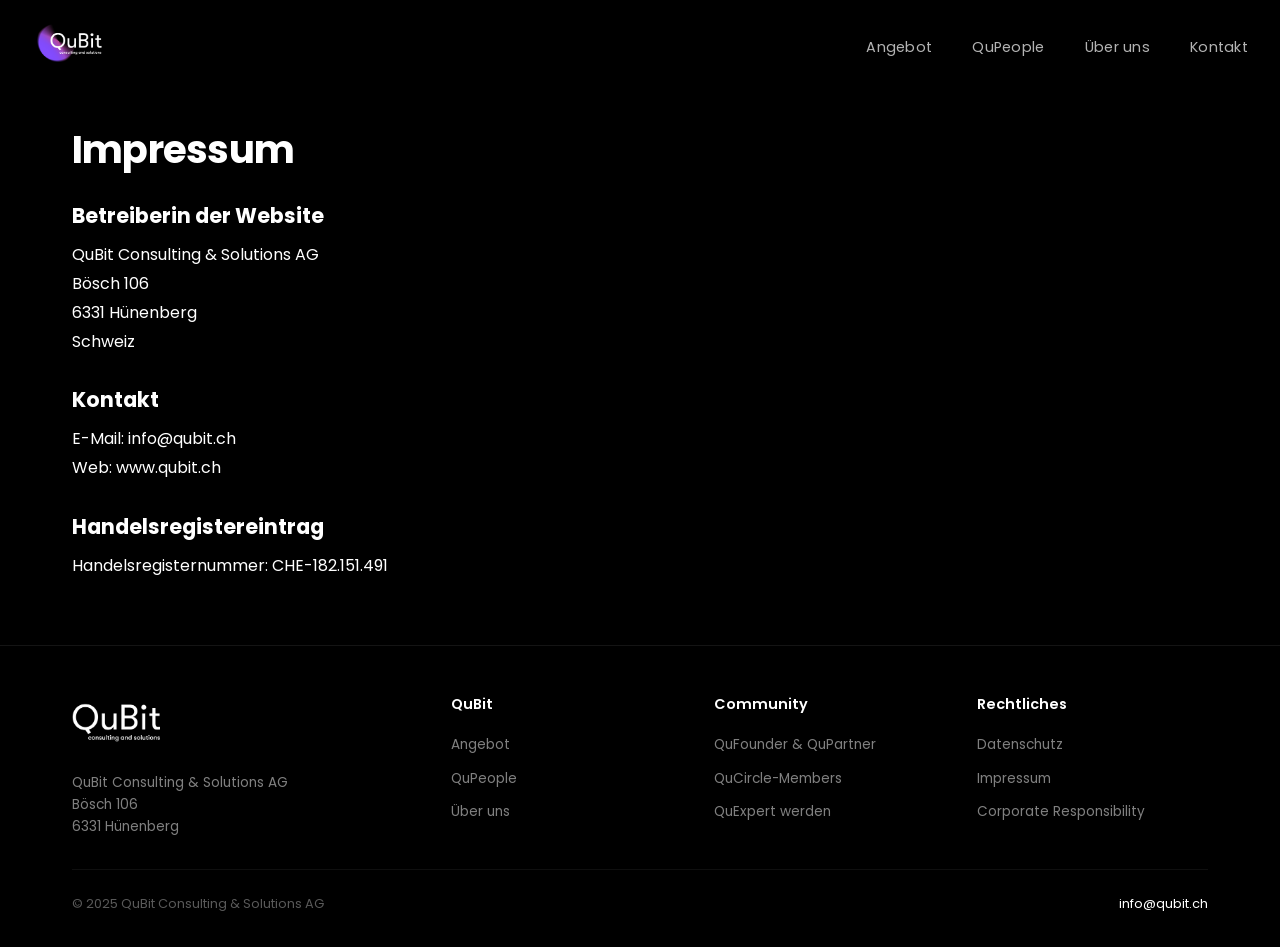
<file: impressum.html>
<!DOCTYPE html>
<html lang="de">
<head>
  <meta charset="UTF-8">
  <meta name="viewport" content="width=device-width, initial-scale=1.0">
  <title>Impressum | QuBit Consulting & Solutions AG</title>
  <link rel="preconnect" href="https://fonts.googleapis.com">
  <link rel="preconnect" href="https://fonts.gstatic.com" crossorigin>
  <link href="https://fonts.googleapis.com/css2?family=Poppins:ital,wght@0,300;0,400;0,600;0,700;1,400&display=swap" rel="stylesheet">
  <link rel="stylesheet" href="css/style.css">
</head>
<body>

  <header class="header" id="header">
    <div class="header__inner">
      <a href="/" class="header__logo">
        <img src="assets/logo.png" alt="QuBit">
      </a>
      <nav class="header__nav">
        <a href="index.html#angebot">Angebot</a>
        <a href="index.html#betriebssystem">QuPeople</a>
        <a href="index.html#about">Über uns</a>
        <a href="index.html#kontakt">Kontakt</a>
      </nav>
      <button class="header__hamburger" id="menuOpen" aria-label="Menü öffnen">
        <span></span>
        <span></span>
        <span></span>
      </button>
    </div>
  </header>

  <main class="legal-page">
    <div class="container">
      <h1>Impressum</h1>

      <h2>Betreiberin der Website</h2>
      <p>
        QuBit Consulting &amp; Solutions AG<br>
        Bösch 106<br>
        6331 Hünenberg<br>
        Schweiz
      </p>

      <h2>Kontakt</h2>
      <p>
        E-Mail: <a href="mailto:info@qubit.ch">info@qubit.ch</a><br>
        Web: <a href="https://www.qubit.ch">www.qubit.ch</a>
      </p>

      <h2>Handelsregistereintrag</h2>
      <p>
        Handelsregisternummer: CHE-182.151.491
      </p>
    </div>
  </main>

  <footer class="footer">
    <div class="container">
      <div class="footer__grid">
        <div class="footer__brand">
          <img src="assets/logo-typo.png" alt="QuBit Consulting and Solutions">
          <p>
            QuBit Consulting &amp; Solutions AG<br>
            Bösch 106<br>
            6331 Hünenberg
          </p>
        </div>
        <div class="footer__col">
          <h4>QuBit</h4>
          <ul>
            <li><a href="index.html#angebot">Angebot</a></li>
            <li><a href="index.html#betriebssystem">QuPeople</a></li>
            <li><a href="index.html#about">Über uns</a></li>
          </ul>
        </div>
        <div class="footer__col">
          <h4>Community</h4>
          <ul>
            <li><a href="index.html#about">QuFounder &amp; QuPartner</a></li>
            <li><a href="index.html#about">QuCircle-Members</a></li>
            <li><a href="index.html#kontakt">QuExpert werden</a></li>
          </ul>
        </div>
        <div class="footer__col">
          <h4>Rechtliches</h4>
          <ul>
            <li><a href="datenschutz.html">Datenschutz</a></li>
            <li><a href="impressum.html">Impressum</a></li>
            <li><a href="corporate-responsibility.html">Corporate Responsibility</a></li>
          </ul>
        </div>
      </div>
      <div class="footer__bottom">
        <span>&copy; 2025 QuBit Consulting &amp; Solutions AG</span>
        <a href="mailto:info@qubit.ch">info@qubit.ch</a>
      </div>
    </div>
  </footer>

  <script src="js/main.js"></script>
</body>
</html>
</file>
<file: css/style.css>
/* ===== RESET & BASE ===== */
*, *::before, *::after {
  margin: 0;
  padding: 0;
  box-sizing: border-box;
}

html {
  scroll-behavior: smooth;
  font-size: 16px;
}

body {
  font-family: 'Poppins', sans-serif;
  background-color: #000;
  color: #fff;
  line-height: 1.6;
  overflow-x: hidden;
}

a {
  color: #fff;
  text-decoration: none;
  transition: color 0.3s ease;
}

a:hover {
  color: #b388ff;
}

img {
  max-width: 100%;
  height: auto;
}

/* ===== TYPOGRAPHY ===== */
h1 {
  font-size: clamp(2.2rem, 5vw, 3.5rem);
  font-weight: 700;
  line-height: 1.15;
  letter-spacing: -0.02em;
}

h2 {
  font-size: clamp(1.6rem, 3.5vw, 2.5rem);
  font-weight: 700;
  line-height: 1.2;
  margin-bottom: 1.5rem;
}

h3 {
  font-size: clamp(1.1rem, 2vw, 1.5rem);
  font-weight: 700;
  line-height: 1.3;
}

h4 {
  font-size: 1.1rem;
  font-weight: 400;
  line-height: 1.5;
  color: rgba(255,255,255,0.75);
}

.text-muted {
  color: rgba(255,255,255,0.6);
}

.text-accent {
  color: #b388ff;
}

.text-gradient {
  background: linear-gradient(135deg, #b388ff 0%, #7c4dff 50%, #651fff 100%);
  -webkit-background-clip: text;
  -webkit-text-fill-color: transparent;
  background-clip: text;
}

/* ===== LAYOUT ===== */
.container {
  max-width: 1200px;
  margin: 0 auto;
  padding: 0 2rem;
}

section {
  position: relative;
  padding: 3.5rem 0;
}

/* ===== PURPLE ORB BACKGROUNDS ===== */
.orb {
  position: absolute;
  border-radius: 50%;
  filter: blur(120px);
  pointer-events: none;
  z-index: 0;
}

.orb--hero {
  width: 600px;
  height: 600px;
  background: radial-gradient(circle, rgba(124,77,255,0.5) 0%, rgba(101,31,255,0.2) 50%, transparent 70%);
  top: -150px;
  left: -100px;
}

.orb--hero-right {
  width: 400px;
  height: 400px;
  background: radial-gradient(circle, rgba(179,136,255,0.35) 0%, rgba(124,77,255,0.1) 60%, transparent 70%);
  top: 50px;
  right: -100px;
}

.orb--mid {
  width: 500px;
  height: 500px;
  background: radial-gradient(circle, rgba(124,77,255,0.4) 0%, rgba(101,31,255,0.15) 50%, transparent 70%);
  top: 50%;
  left: 50%;
  transform: translate(-50%, -50%);
}

.orb--right {
  width: 450px;
  height: 450px;
  background: radial-gradient(circle, rgba(179,136,255,0.35) 0%, transparent 70%);
  top: -100px;
  right: -150px;
}

.orb--left {
  width: 500px;
  height: 500px;
  background: radial-gradient(circle, rgba(124,77,255,0.3) 0%, transparent 70%);
  bottom: -100px;
  left: -200px;
}

.orb--cta {
  width: 100%;
  height: 100%;
  background: linear-gradient(135deg, rgba(124,77,255,0.4) 0%, rgba(179,136,255,0.2) 50%, transparent 100%);
  top: 0;
  right: -30%;
  border-radius: 0;
  filter: blur(80px);
}

/* ===== HEADER ===== */
.header {
  position: fixed;
  top: 0;
  left: 0;
  right: 0;
  z-index: 1000;
  padding: 1.2rem 2rem;
  transition: background-color 0.3s ease;
}

.header.scrolled {
  background-color: rgba(0,0,0,0.85);
  backdrop-filter: blur(12px);
}

.header__inner {
  display: flex;
  justify-content: space-between;
  align-items: center;
  max-width: 1400px;
  margin: 0 auto;
}

.header__logo img {
  height: 50px;
  width: auto;
}

.header__nav {
  display: flex;
  gap: 2.5rem;
}

.header__nav a {
  font-size: 0.9rem;
  font-weight: 400;
  color: rgba(255,255,255,0.7);
  letter-spacing: 0.02em;
}

.header__nav a:hover {
  color: #fff;
}

.header__hamburger {
  background: none;
  border: none;
  cursor: pointer;
  display: none;
  flex-direction: column;
  gap: 6px;
  padding: 8px;
}

.header__hamburger span {
  display: block;
  width: 28px;
  height: 1px;
  background: #fff;
  transition: all 0.3s ease;
}

/* ===== MOBILE NAV OVERLAY ===== */
.nav-overlay {
  position: fixed;
  top: 0;
  left: 0;
  right: 0;
  bottom: 0;
  background: rgba(0,0,0,0.95);
  z-index: 999;
  display: flex;
  align-items: center;
  justify-content: center;
  opacity: 0;
  pointer-events: none;
  transition: opacity 0.4s ease;
}

.nav-overlay.active {
  opacity: 1;
  pointer-events: all;
}

.nav-overlay__list {
  list-style: none;
  text-align: center;
}

.nav-overlay__list li {
  margin: 1.5rem 0;
}

.nav-overlay__list a {
  font-size: 1.8rem;
  font-weight: 700;
}

.nav-overlay__close {
  position: absolute;
  top: 1.5rem;
  right: 2rem;
  background: none;
  border: none;
  color: #fff;
  font-size: 2rem;
  cursor: pointer;
}

/* ===== HERO ===== */
.hero {
  min-height: 70vh;
  display: flex;
  align-items: center;
  position: relative;
  overflow: hidden;
  padding-top: 6rem;
}

.hero__content {
  position: relative;
  z-index: 1;
  max-width: 800px;
}

.hero h1 {
  margin-bottom: 1.5rem;
}

.hero h1 .highlight {
  color: #b388ff;
}

.hero__subtitle {
  font-size: 1.3rem;
  color: rgba(255,255,255,0.6);
  max-width: 600px;
  margin-bottom: 2.5rem;
  line-height: 1.7;
}

.hero__cta {
  display: inline-flex;
  gap: 1rem;
  flex-wrap: wrap;
}

/* ===== BUTTONS ===== */
.btn {
  display: inline-block;
  padding: 0.85rem 2rem;
  border-radius: 50px;
  font-family: 'Poppins', sans-serif;
  font-size: 0.95rem;
  font-weight: 600;
  cursor: pointer;
  transition: all 0.3s ease;
  text-align: center;
  border: none;
}

.btn--primary {
  background: linear-gradient(135deg, #7c4dff, #b388ff);
  color: #fff;
}

.btn--primary:hover {
  background: linear-gradient(135deg, #651fff, #7c4dff);
  transform: translateY(-2px);
  box-shadow: 0 8px 25px rgba(124,77,255,0.35);
  color: #fff;
}

.btn--outline {
  background: transparent;
  color: #fff;
  border: 1px solid rgba(255,255,255,0.3);
}

.btn--outline:hover {
  border-color: #b388ff;
  color: #b388ff;
  transform: translateY(-2px);
}

.btn--sm {
  padding: 0.6rem 1.5rem;
  font-size: 0.85rem;
}

/* ===== SECTION DIVIDER ===== */
.section-divider {
  width: 60px;
  height: 2px;
  background: linear-gradient(90deg, #7c4dff, #b388ff);
  margin-bottom: 1.5rem;
}

/* ===== 2. ONELINER PROPOSITION ===== */
.oneliner {
  position: relative;
  overflow: hidden;
}

.oneliner__grid {
  display: grid;
  grid-template-columns: 1.3fr 0.7fr;
  gap: 4rem;
  align-items: center;
}

.oneliner__claim {
  font-size: 1.15rem;
  font-weight: 600;
  color: #b388ff;
  margin-bottom: 1rem;
}

.oneliner__text p {
  color: rgba(255,255,255,0.7);
  font-size: 1.05rem;
  line-height: 1.8;
}

.oneliner__visual {
  display: flex;
  justify-content: center;
}

.oneliner__badge {
  display: flex;
  flex-direction: column;
  align-items: center;
  text-align: center;
  gap: 1.2rem;
}

.oneliner__badge-img {
  width: 140px;
  height: 140px;
  filter: drop-shadow(0 0 40px rgba(124,77,255,0.3));
}

.oneliner__badge span {
  font-size: 0.95rem;
  font-weight: 600;
  color: #b388ff;
  line-height: 1.6;
}

/* ===== 3. RELEVANZ / MAKRO TRENDS ===== */
.relevanz {
  position: relative;
  overflow: hidden;
}

.relevanz__timeline {
  margin-top: 3rem;
  position: relative;
  padding-left: 2rem;
}

.relevanz__timeline::before {
  content: '';
  position: absolute;
  top: 0;
  bottom: 0;
  left: 0;
  width: 2px;
  background: linear-gradient(180deg, #7c4dff, #b388ff 50%, rgba(179,136,255,0.2));
}

.relevanz__item {
  display: flex;
  gap: 1.5rem;
  margin-bottom: 2.5rem;
  position: relative;
}

.relevanz__item::before {
  content: '';
  position: absolute;
  left: -2rem;
  top: 0.6rem;
  width: 10px;
  height: 10px;
  border-radius: 50%;
  background: #b388ff;
  box-shadow: 0 0 12px rgba(179,136,255,0.5);
  transform: translateX(-4px);
}

.relevanz__marker {
  flex-shrink: 0;
  width: 140px;
}

.relevanz__tag {
  display: inline-block;
  padding: 0.3rem 0.8rem;
  background: rgba(124,77,255,0.15);
  color: #b388ff;
  border-radius: 20px;
  font-size: 0.75rem;
  font-weight: 600;
  text-transform: uppercase;
  letter-spacing: 0.05em;
}

.relevanz__content h3 {
  margin-bottom: 0.5rem;
}

.relevanz__content p {
  color: rgba(255,255,255,0.65);
  font-size: 0.95rem;
  line-height: 1.7;
}

/* ===== 4. ANGEBOT ===== */
.angebot {
  position: relative;
  overflow: hidden;
}

.angebot__header {
  text-align: center;
  margin-bottom: 4rem;
}

.angebot__header .section-divider {
  margin: 0 auto 1.5rem;
}

.angebot__sub {
  color: rgba(255,255,255,0.5);
  font-size: 0.9rem;
  text-transform: uppercase;
  letter-spacing: 0.1em;
  margin-top: -0.5rem;
  margin-bottom: 0.5rem;
}

.angebot__claim {
  color: #b388ff;
  font-size: 1rem;
  font-weight: 600;
  font-style: italic;
}

.services__grid {
  display: grid;
  grid-template-columns: repeat(3, 1fr);
  gap: 2rem;
}

.service-card {
  background: rgba(255,255,255,0.03);
  border: 1px solid rgba(255,255,255,0.08);
  border-radius: 20px;
  padding: 2.5rem 2rem;
  text-align: center;
  transition: all 0.4s ease;
  position: relative;
  overflow: hidden;
}

.service-card::before {
  content: '';
  position: absolute;
  top: 0;
  left: 0;
  right: 0;
  height: 3px;
  background: linear-gradient(90deg, #7c4dff, #b388ff);
  opacity: 0;
  transition: opacity 0.4s ease;
}

.service-card:hover {
  background: rgba(124,77,255,0.08);
  border-color: rgba(124,77,255,0.25);
  transform: translateY(-8px);
}

.service-card:hover::before {
  opacity: 1;
}

.service-card__icon {
  width: 60px;
  height: 60px;
  margin: 0 auto 1.5rem;
}

.service-card h3 {
  margin-bottom: 1rem;
}

.service-card p {
  font-size: 0.95rem;
  color: rgba(255,255,255,0.6);
  line-height: 1.7;
}

.service-card__items {
  list-style: none;
  margin-top: 1.5rem;
  text-align: left;
}

.service-card__items li {
  padding: 0.5rem 0;
  font-size: 0.9rem;
  color: rgba(255,255,255,0.65);
  border-bottom: 1px solid rgba(255,255,255,0.05);
  display: flex;
  align-items: center;
  gap: 0.5rem;
}

.service-card__items li::before {
  content: '';
  display: inline-block;
  width: 6px;
  height: 6px;
  background: #b388ff;
  border-radius: 50%;
  flex-shrink: 0;
}

/* ===== 5. BETRIEBSSYSTEM (QuPeople) ===== */
.betriebssystem {
  position: relative;
  overflow: hidden;
}

.betriebssystem__grid {
  display: grid;
  grid-template-columns: 1.2fr 0.8fr;
  gap: 4rem;
  align-items: start;
}

.betriebssystem__overtitle {
  display: inline-block;
  font-size: 0.8rem;
  text-transform: uppercase;
  letter-spacing: 0.15em;
  color: #b388ff;
  margin-bottom: 1rem;
}

.betriebssystem__perspective {
  margin-bottom: 1.5rem;
}

.betriebssystem__wir {
  display: inline-block;
  padding: 0.4rem 1rem;
  background: rgba(124,77,255,0.12);
  border: 1px solid rgba(124,77,255,0.3);
  border-radius: 20px;
  font-size: 0.8rem;
  font-weight: 600;
  color: #b388ff;
  text-transform: uppercase;
  letter-spacing: 0.05em;
}

.betriebssystem__text p {
  color: rgba(255,255,255,0.7);
  font-size: 0.95rem;
  line-height: 1.8;
  margin-bottom: 1rem;
}

.betriebssystem__highlight {
  color: #b388ff !important;
  font-weight: 600;
  padding: 1.2rem 1.5rem;
  background: rgba(124,77,255,0.08);
  border-left: 3px solid #b388ff;
  border-radius: 0 12px 12px 0;
  margin: 1.5rem 0 !important;
}

/* Sidebar */
.betriebssystem__sidebar {
  position: relative;
  z-index: 1;
}

.sidebar-note {
  background: rgba(255,255,255,0.04);
  border: 1px solid rgba(255,255,255,0.08);
  border-radius: 16px;
  padding: 1.5rem;
  margin-bottom: 1.2rem;
}

.sidebar-note p {
  font-size: 0.9rem;
  color: rgba(255,255,255,0.6);
  line-height: 1.6;
}

.sidebar-note--accent {
  background: rgba(124,77,255,0.08);
  border-color: rgba(124,77,255,0.25);
}

.sidebar-note--accent p {
  color: #b388ff;
  font-weight: 500;
}

.qupeople-roles {
  background: rgba(255,255,255,0.03);
  border: 1px solid rgba(255,255,255,0.08);
  border-radius: 16px;
  padding: 2rem;
  margin-top: 1.2rem;
}

.qupeople-roles h3 {
  margin-bottom: 1.2rem;
  font-size: 1.1rem;
}

.qupeople-role {
  margin-bottom: 1.2rem;
}

.qupeople-role__tag {
  display: inline-block;
  padding: 0.25rem 0.7rem;
  background: rgba(124,77,255,0.12);
  color: #b388ff;
  border-radius: 12px;
  font-size: 0.75rem;
  font-weight: 600;
  margin-bottom: 0.4rem;
}

.qupeople-role p {
  font-size: 0.85rem;
  color: rgba(255,255,255,0.55);
  line-height: 1.5;
}

.qupeople-role__cta {
  display: inline-block;
  color: #b388ff;
  font-weight: 600;
  font-size: 0.95rem;
  padding: 0.5rem 0;
  border-bottom: 1px solid rgba(124,77,255,0.3);
  transition: all 0.3s ease;
}

.qupeople-role__cta:hover {
  border-color: #b388ff;
  color: #fff;
}

/* ===== 6. ABOUT ===== */
.about {
  position: relative;
  overflow: hidden;
}

.about__block {
  margin-bottom: 4rem;
}

.about__block h3 {
  margin-bottom: 1rem;
  color: #b388ff;
}

.about__block > p {
  color: rgba(255,255,255,0.7);
  font-size: 1rem;
  line-height: 1.8;
  max-width: 800px;
}

.about__people-grid {
  display: grid;
  grid-template-columns: repeat(3, 1fr);
  gap: 1.5rem;
  margin-top: 1.5rem;
}

.about__people-card {
  background: rgba(255,255,255,0.03);
  border: 1px solid rgba(255,255,255,0.08);
  border-radius: 16px;
  padding: 2rem;
  transition: all 0.3s ease;
}

.about__people-card:hover {
  border-color: rgba(124,77,255,0.25);
}

.about__people-card--cta {
  background: rgba(124,77,255,0.05);
  border-color: rgba(124,77,255,0.2);
}

.about__people-tag {
  display: inline-block;
  padding: 0.25rem 0.7rem;
  background: rgba(124,77,255,0.15);
  color: #b388ff;
  border-radius: 12px;
  font-size: 0.75rem;
  font-weight: 600;
  text-transform: uppercase;
  letter-spacing: 0.03em;
  margin-bottom: 0.8rem;
}

.about__people-card p {
  font-size: 0.9rem;
  color: rgba(255,255,255,0.6);
  line-height: 1.6;
  margin-bottom: 1rem;
}

.about__solutions-grid {
  display: grid;
  grid-template-columns: repeat(2, 1fr);
  gap: 1.5rem;
  margin-top: 1.5rem;
  max-width: 800px;
}

.about__solutions-idea {
  margin-top: 2rem;
  padding: 1.5rem;
  background: rgba(255,255,255,0.03);
  border: 1px solid rgba(255,255,255,0.08);
  border-radius: 12px;
  max-width: 800px;
}

.about__solutions-idea p {
  font-size: 0.95rem;
  color: rgba(255,255,255,0.6);
}

.about__solutions-idea a {
  color: #b388ff;
  font-weight: 600;
}

.solution-card {
  background: rgba(255,255,255,0.03);
  border: 1px solid rgba(255,255,255,0.08);
  border-radius: 20px;
  padding: 2rem;
  transition: all 0.3s ease;
}

.solution-card:hover {
  background: rgba(124,77,255,0.06);
  border-color: rgba(124,77,255,0.25);
}

.solution-card__tag {
  display: inline-block;
  padding: 0.3rem 0.8rem;
  background: rgba(124,77,255,0.15);
  color: #b388ff;
  border-radius: 20px;
  font-size: 0.75rem;
  font-weight: 600;
  text-transform: uppercase;
  letter-spacing: 0.05em;
  margin-bottom: 0.8rem;
}

.solution-card h3,
.solution-card h4 {
  margin-bottom: 0.6rem;
  color: #fff;
  font-weight: 600;
}

.solution-card p {
  font-size: 0.9rem;
  color: rgba(255,255,255,0.6);
  line-height: 1.7;
}

/* ===== 7. KONTAKT ===== */
.kontakt {
  position: relative;
  overflow: hidden;
  padding: 6rem 0;
}

.kontakt__grid {
  display: grid;
  grid-template-columns: 1fr 1fr;
  gap: 4rem;
  align-items: start;
  position: relative;
  z-index: 1;
}

.kontakt__text p {
  color: rgba(255,255,255,0.7);
  font-size: 1rem;
  line-height: 1.8;
  margin-bottom: 1rem;
}

.kontakt__list {
  list-style: none;
  margin-bottom: 1.5rem;
}

.kontakt__list li {
  padding: 0.4rem 0;
  color: rgba(255,255,255,0.7);
  font-size: 0.95rem;
  display: flex;
  align-items: center;
  gap: 0.6rem;
}

.kontakt__list li::before {
  content: '';
  display: inline-block;
  width: 6px;
  height: 6px;
  background: #b388ff;
  border-radius: 50%;
  flex-shrink: 0;
}

.kontakt__details {
  margin-top: 2rem;
  display: flex;
  flex-direction: column;
  gap: 1.2rem;
}

.kontakt__detail strong {
  display: block;
  font-size: 0.8rem;
  text-transform: uppercase;
  letter-spacing: 0.1em;
  color: #b388ff;
  margin-bottom: 0.3rem;
}

.kontakt__detail span,
.kontakt__detail a {
  font-size: 0.95rem;
  color: rgba(255,255,255,0.7);
  line-height: 1.6;
}

/* Contact Form */
.kontakt__form-wrapper {
  background: rgba(255,255,255,0.03);
  border: 1px solid rgba(255,255,255,0.08);
  border-radius: 20px;
  padding: 2.5rem;
}

.form-row {
  display: grid;
  grid-template-columns: 1fr 1fr;
  gap: 1rem;
}

.form-group {
  margin-bottom: 1.2rem;
}

.form-group label {
  display: block;
  font-size: 0.85rem;
  color: rgba(255,255,255,0.5);
  margin-bottom: 0.4rem;
  text-transform: uppercase;
  letter-spacing: 0.05em;
}

.form-group input,
.form-group textarea {
  width: 100%;
  padding: 0.8rem 1rem;
  background: rgba(255,255,255,0.05);
  border: 1px solid rgba(255,255,255,0.12);
  border-radius: 12px;
  color: #fff;
  font-family: 'Poppins', sans-serif;
  font-size: 0.95rem;
  transition: border-color 0.3s ease;
  outline: none;
}

.form-group input:focus,
.form-group textarea:focus {
  border-color: #b388ff;
}

.form-group input::placeholder,
.form-group textarea::placeholder {
  color: rgba(255,255,255,0.25);
}

.form-group textarea {
  resize: vertical;
  min-height: 120px;
}

.kontakt__form .btn {
  width: 100%;
}

/* ===== FOOTER ===== */
.footer {
  border-top: 1px solid rgba(255,255,255,0.08);
  padding: 3rem 0 2rem;
}

.footer__grid {
  display: grid;
  grid-template-columns: 1.5fr 1fr 1fr 1fr;
  gap: 2rem;
  margin-bottom: 2rem;
}

.footer__brand img {
  height: 55px;
  margin-bottom: 1rem;
}

.footer__brand p {
  font-size: 0.85rem;
  color: rgba(255,255,255,0.5);
  line-height: 1.6;
}

.footer__col h4 {
  color: #fff;
  font-weight: 600;
  font-size: 0.9rem;
  margin-bottom: 1rem;
}

.footer__col ul {
  list-style: none;
}

.footer__col ul li {
  margin-bottom: 0.5rem;
}

.footer__col ul a {
  font-size: 0.85rem;
  color: rgba(255,255,255,0.5);
}

.footer__col ul a:hover {
  color: #b388ff;
}

.footer__bottom {
  border-top: 1px solid rgba(255,255,255,0.06);
  padding-top: 1.5rem;
  display: flex;
  justify-content: space-between;
  align-items: center;
  font-size: 0.8rem;
  color: rgba(255,255,255,0.35);
}

/* ===== FADE-IN ANIMATION ===== */
.fade-in {
  opacity: 0;
  transform: translateY(30px);
  transition: opacity 0.8s ease, transform 0.8s ease;
}

.fade-in--visible {
  opacity: 1;
  transform: translateY(0);
}

/* ===== RESPONSIVE ===== */
@media (max-width: 968px) {
  .header__nav {
    display: none;
  }

  .header__hamburger {
    display: flex;
  }

  .oneliner__grid,
  .betriebssystem__grid,
  .kontakt__grid {
    grid-template-columns: 1fr;
    gap: 3rem;
  }

  .services__grid {
    grid-template-columns: 1fr;
    max-width: 500px;
    margin: 0 auto;
  }

  .about__people-grid {
    grid-template-columns: 1fr;
  }

  .about__solutions-grid {
    grid-template-columns: 1fr;
  }

  .footer__grid {
    grid-template-columns: 1fr 1fr;
    gap: 2rem;
  }

  .relevanz__marker {
    width: 110px;
  }
}

@media (max-width: 600px) {
  section {
    padding: 4rem 0;
  }

  .container {
    padding: 0 1.2rem;
  }

  .hero {
    min-height: 90vh;
  }

  .relevanz__item {
    flex-direction: column;
    gap: 0.5rem;
  }

  .relevanz__marker {
    width: auto;
  }

  .form-row {
    grid-template-columns: 1fr;
  }

  .footer__grid {
    grid-template-columns: 1fr;
  }

  .footer__bottom {
    flex-direction: column;
    gap: 0.5rem;
    text-align: center;
  }
}

/* ===== LEGAL PAGES ===== */
.legal-page {
  padding: 8rem 0 4rem;
  min-height: 60vh;
}

.legal-page h1 {
  font-size: 2.4rem;
  margin-bottom: 2rem;
  color: var(--color-dark);
}

.legal-page h2 {
  font-size: 1.3rem;
  margin-top: 2rem;
  margin-bottom: 0.75rem;
  color: var(--color-dark);
}

.legal-page p,
.legal-page li {
  line-height: 1.8;
  color: var(--color-muted);
}

.legal-page ul {
  padding-left: 1.5rem;
  margin-bottom: 1rem;
}

.legal-page a {
  color: var(--color-accent);
}
</file>
